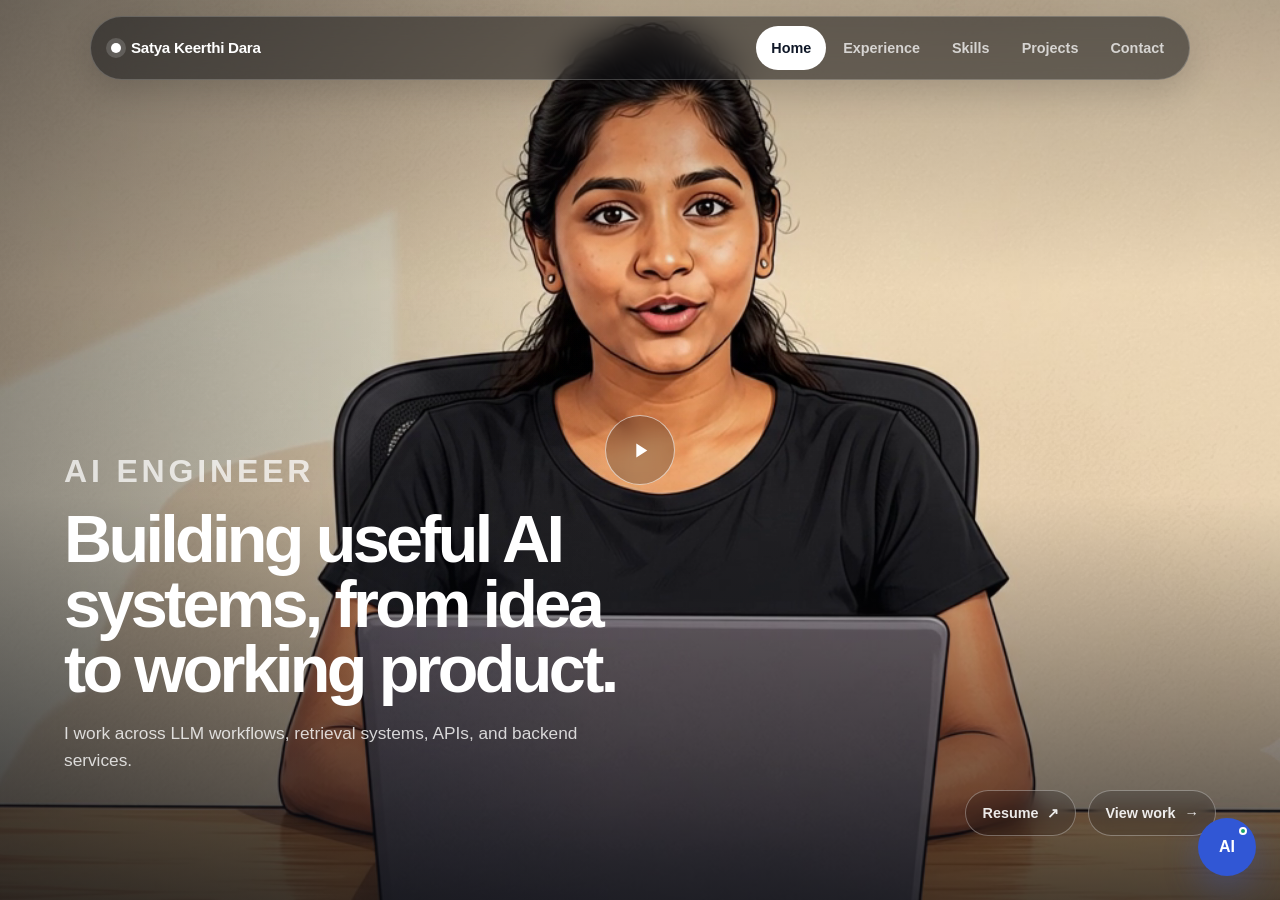
<file: index.html>
<!doctype html>
<html lang="en">
  <script type="text/javascript">
    (function(c,l,a,r,i,t,y){
        c[a]=c[a]||function(){(c[a].q=c[a].q||[]).push(arguments)};
        t=l.createElement(r);t.async=1;t.src="https://www.clarity.ms/tag/"+i;
        y=l.getElementsByTagName(r)[0];y.parentNode.insertBefore(t,y);
    })(window, document, "clarity", "script", "xa6s2usyzi");
</script>
<head>
  <meta charset="utf-8">
  <meta name="viewport" content="width=device-width, initial-scale=1">
  <meta name="description" content="Satya Keerthi Dara AI Engineer portfolio.">
  <title>Satya | AI Engineer</title>
  <link rel="stylesheet" href="styles.css">
</head>
<body class="home-page">
<header class="site-header header-home" data-header>
  <a class="brand" href="index.html" aria-label="Satya Keerthi Dara home">
    <span class="brand-dot" aria-hidden="true"></span>
    <span>Satya Keerthi Dara</span>
  </a>
  <button class="nav-toggle" type="button" aria-label="Open navigation" aria-expanded="false">
    <span></span><span></span>
  </button>
  <nav class="main-nav" aria-label="Primary navigation"><a class="active" href="index.html">Home</a><a class="" href="experience.html">Experience</a><a class="" href="skills.html">Skills</a><a class="" href="projects.html">Projects</a><a class="" href="contact.html">Contact</a></nav>
</header>
<main class="video-hero">
  <video id="heroVideo" class="hero-video" playinline preload="metadata" poster="assets/hero-poster.png" aria-label="Animated introduction video of Satya Keerthi Dara">
    <source src="assets/satya-intro.mp4" type="video/mp4">
  </video>
  <div class="video-overlay" aria-hidden="true"></div>

  <button id="videoControl" class="video-control" type="button" aria-label="Pause introduction video"></button>

  <section class="hero-copy" aria-label="Portfolio introduction">
    <p class="eyebrow light">AI Engineer</p>
    <h1>Building useful AI systems, from idea to working product.</h1>
    <p>I work across LLM workflows, retrieval systems, APIs, and backend services.</p>
  </section>

  <div class="hero-actions">
    <a class="quiet-link" href="assets/Satya_Keerthi_Dara_Resume.pdf" target="_blank" rel="noopener noreferrer">Resume <span>↗</span></a>
    <a class="quiet-link" href="projects.html">View work <span>→</span></a>
  </div>

</main>
<button id="aiLauncher" class="ai-launcher" type="button" aria-label="Open AI assistant" aria-expanded="false">
  <span class="ai-pulse" aria-hidden="true"></span><span>AI</span>
</button>
<aside id="aiPanel" class="ai-panel" aria-label="Portfolio AI assistant" aria-hidden="true">
  <div class="ai-head">
    <div>
      <span class="eyebrow">Portfolio assistant</span>
      <h2>Ask Satya AI</h2>
    </div>
    <button id="aiClose" class="icon-button" type="button" aria-label="Close AI assistant">×</button>
  </div>
  <div id="aiMessages" class="ai-messages" aria-live="polite">
    <div class="ai-message bot">Hi, ask me about Satya's work, projects, skills, or contact details.</div>
  </div>
  <div class="quick-actions" aria-label="Quick questions">
    <button type="button" data-ai-query="Projects">Projects</button>
    <button type="button" data-ai-query="Contact">Contact</button>
    <button type="button" data-ai-query="Experience">Experience</button>
    <button type="button" data-ai-query="About">About</button>
  </div>
  <form id="aiForm" class="ai-form">
    <input id="aiInput" type="text" autocomplete="off" placeholder="Ask a question..." aria-label="Ask a question">
    <button type="submit" aria-label="Send question">↗</button>
  </form>
</aside>
 
<script src="script.js"></script>
</body>
</html>
</file>
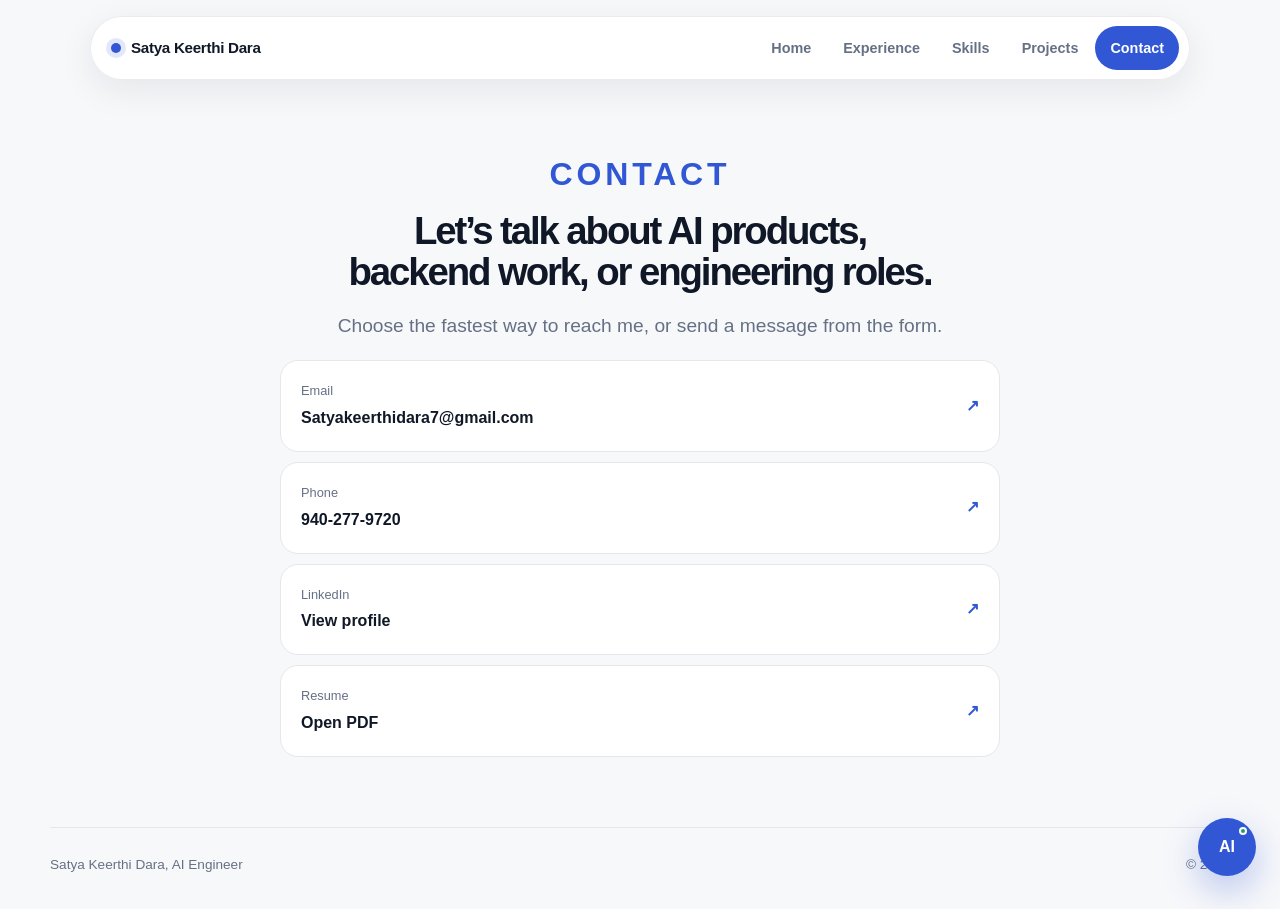
<file: contact.html>
<!doctype html>
<html lang="en">
  <script type="text/javascript">
    (function(c,l,a,r,i,t,y){
        c[a]=c[a]||function(){(c[a].q=c[a].q||[]).push(arguments)};
        t=l.createElement(r);t.async=1;t.src="https://www.clarity.ms/tag/"+i;
        y=l.getElementsByTagName(r)[0];y.parentNode.insertBefore(t,y);
    })(window, document, "clarity", "script", "xa6s2usyzi");
</script>
<head>
  <meta charset="utf-8">
  <meta name="viewport" content="width=device-width, initial-scale=1">
  <meta name="description" content="Satya Keerthi Dara AI Engineer portfolio.">
  <title>Contact | Satya Keerthi Dara</title>
  <link rel="stylesheet" href="styles.css">
</head>
<body class="inner-page">
<header class="site-header " data-header>
  <a class="brand" href="index.html" aria-label="Satya Keerthi Dara home">
    <span class="brand-dot" aria-hidden="true"></span>
    <span>Satya Keerthi Dara</span>
  </a>
  <button class="nav-toggle" type="button" aria-label="Open navigation" aria-expanded="false">
    <span></span><span></span>
  </button>
  <nav class="main-nav" aria-label="Primary navigation"><a class="" href="index.html">Home</a><a class="" href="experience.html">Experience</a><a class="" href="skills.html">Skills</a><a class="" href="projects.html">Projects</a><a class="active" href="contact.html">Contact</a></nav>
</header>
<main class="page-shell contact-shell">
  <section class="page-intro contact-intro reveal">
    <p class="eyebrow">Contact</p>
    <h1>Let’s talk about AI products, backend work, or engineering roles.</h1>
    <p class="lead">Choose the fastest way to reach me, or send a message from the form.</p>
  </section>

  <section class="contact-layout">
    <div class="contact-links reveal">
      <a href="mailto:Satyakeerthidara7@gmail.com"><span>Email</span><strong>Satyakeerthidara7@gmail.com</strong><b>↗</b></a>
      <a href="tel:+19402779720"><span>Phone</span><strong>940-277-9720</strong><b>↗</b></a>
      <a href="https://www.linkedin.com/in/satyakeerthidara2/" target="_blank" rel="noopener noreferrer"><span>LinkedIn</span><strong>View profile</strong><b>↗</b></a>
      <a href="assets/Satya_Keerthi_Dara_Resume.pdf" target="_blank" rel="noopener noreferrer"><span>Resume</span><strong>Open PDF</strong><b>↗</b></a>
    </div>

  </section>
</main>
<button id="aiLauncher" class="ai-launcher" type="button" aria-label="Open AI assistant" aria-expanded="false">
  <span class="ai-pulse" aria-hidden="true"></span><span>AI</span>
</button>
<aside id="aiPanel" class="ai-panel" aria-label="Portfolio AI assistant" aria-hidden="true">
  <div class="ai-head">
    <div>
      <span class="eyebrow">Portfolio assistant</span>
      <h2>Ask Satya AI</h2>
    </div>
    <button id="aiClose" class="icon-button" type="button" aria-label="Close AI assistant">×</button>
  </div>
  <div id="aiMessages" class="ai-messages" aria-live="polite">
    <div class="ai-message bot">Hi, ask me about Satya's work, projects, skills, or contact details.</div>
  </div>
  <div class="quick-actions" aria-label="Quick questions">
    <button type="button" data-ai-query="Projects">Projects</button>
    <button type="button" data-ai-query="Contact">Contact</button>
    <button type="button" data-ai-query="Experience">Experience</button>
    <button type="button" data-ai-query="About">About</button>
  </div>
  <form id="aiForm" class="ai-form">
    <input id="aiInput" type="text" autocomplete="off" placeholder="Ask a question..." aria-label="Ask a question">
    <button type="submit" aria-label="Send question">↗</button>
  </form>
</aside>
<footer class="site-footer">
  <p>Satya Keerthi Dara, AI Engineer</p>
  <p>© <span data-year></span></p>
</footer>
<script src="script.js"></script>
</body>
</html>
</file>
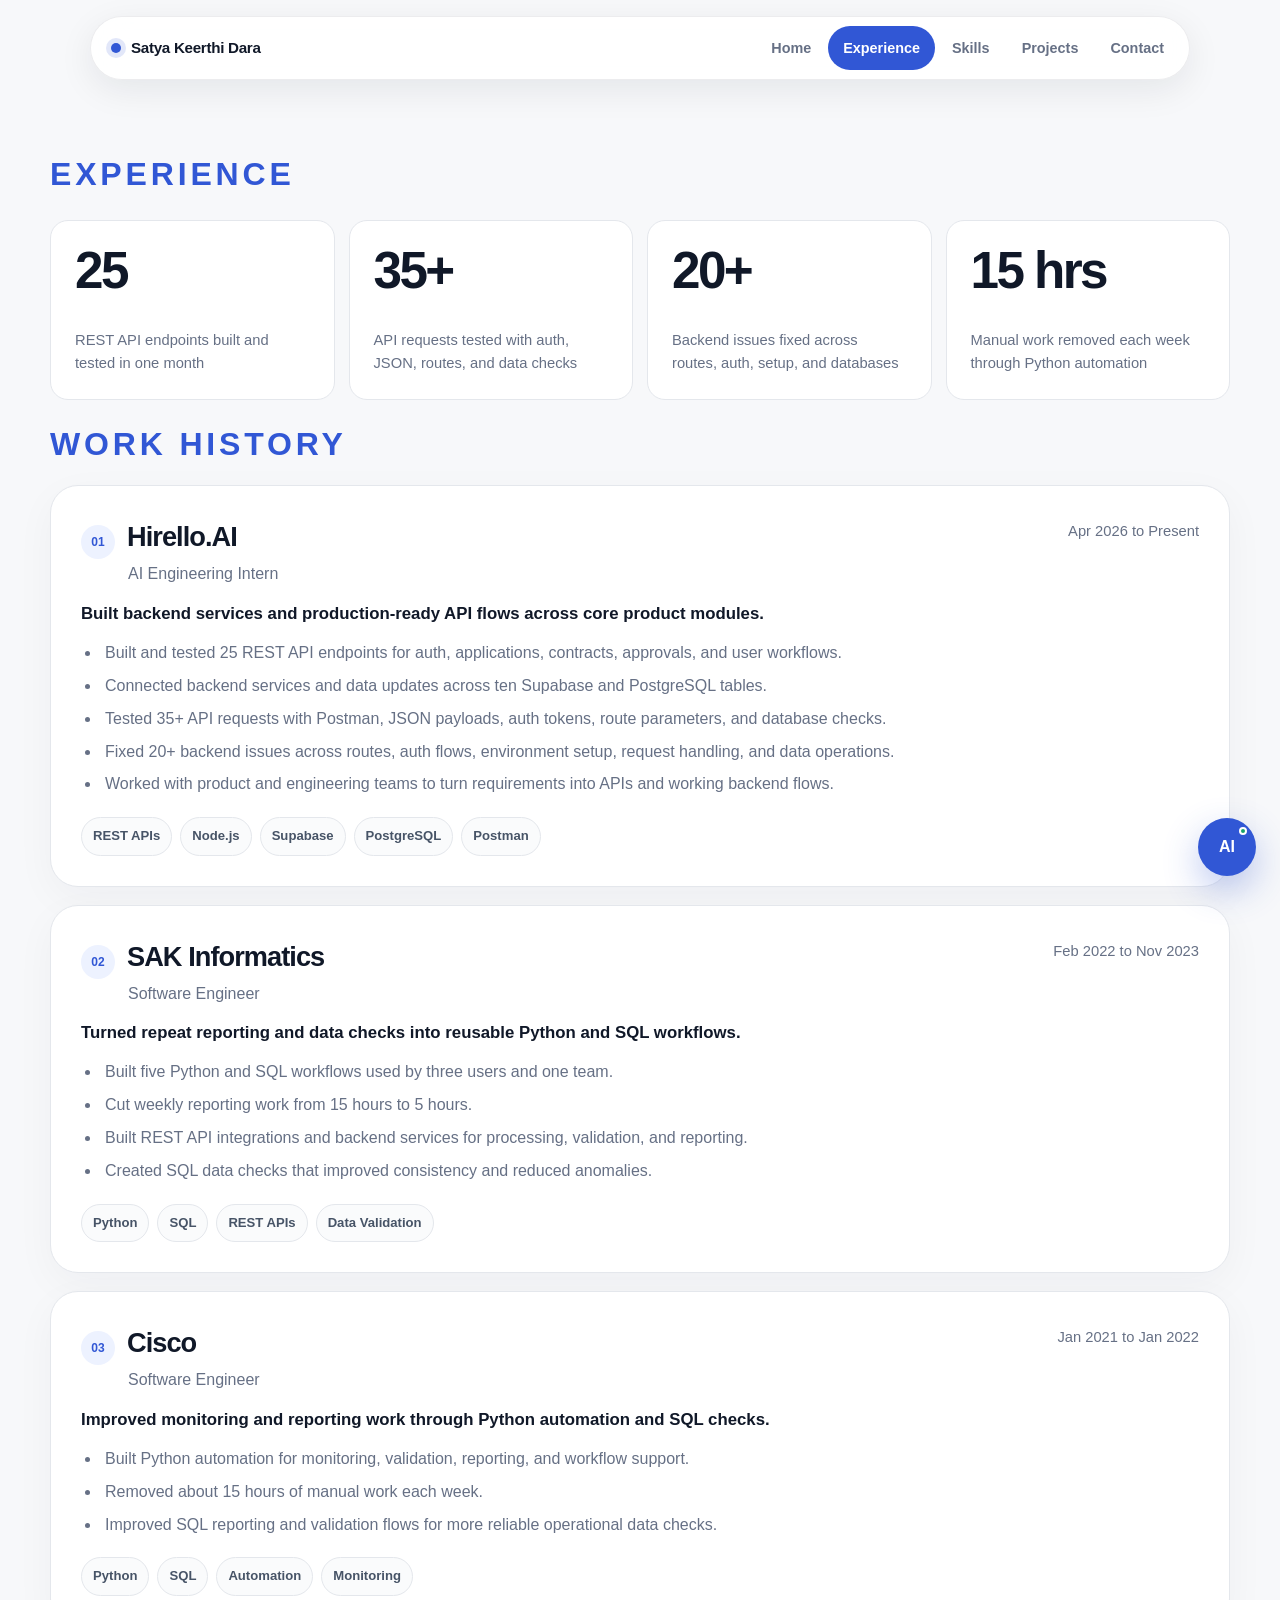
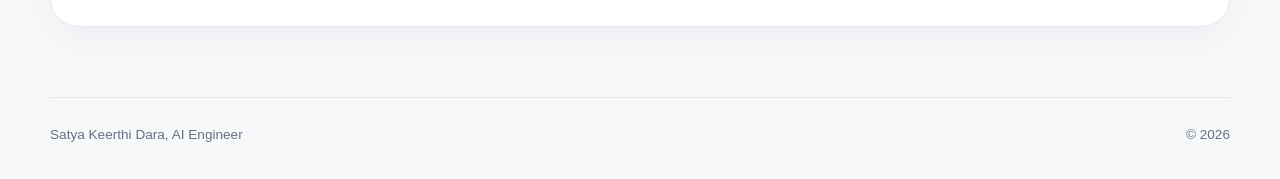
<file: experience.html>
<!doctype html>
<html lang="en">
  <script type="text/javascript">
    (function(c,l,a,r,i,t,y){
        c[a]=c[a]||function(){(c[a].q=c[a].q||[]).push(arguments)};
        t=l.createElement(r);t.async=1;t.src="https://www.clarity.ms/tag/"+i;
        y=l.getElementsByTagName(r)[0];y.parentNode.insertBefore(t,y);
    })(window, document, "clarity", "script", "xa6s2usyzi");
</script>
<head>
  <meta charset="utf-8">
  <meta name="viewport" content="width=device-width, initial-scale=1">
  <meta name="description" content="Satya Keerthi Dara AI Engineer portfolio.">
  <title>Experience | Satya Keerthi Dara</title>
  <link rel="stylesheet" href="styles.css">
</head>
<body class="inner-page">
<header class="site-header " data-header>
  <a class="brand" href="index.html" aria-label="Satya Keerthi Dara home">
    <span class="brand-dot" aria-hidden="true"></span>
    <span>Satya Keerthi Dara</span>
  </a>
  <button class="nav-toggle" type="button" aria-label="Open navigation" aria-expanded="false">
    <span></span><span></span>
  </button>
  <nav class="main-nav" aria-label="Primary navigation"><a class="" href="index.html">Home</a><a class="active" href="experience.html">Experience</a><a class="" href="skills.html">Skills</a><a class="" href="projects.html">Projects</a><a class="" href="contact.html">Contact</a></nav>
</header>
<main class="page-shell">
  <section class="page-intro reveal">
    <p class="eyebrow">Experience</p>
  </section>

  <section class="metric-grid reveal" aria-label="Experience highlights">
    <article><strong>25</strong><span>REST API endpoints built and tested in one month</span></article>
    <article><strong>35+</strong><span>API requests tested with auth, JSON, routes, and data checks</span></article>
    <article><strong>20+</strong><span>Backend issues fixed across routes, auth, setup, and databases</span></article>
    <article><strong>15 hrs</strong><span>Manual work removed each week through Python automation</span></article>
  </section>

  <section class="content-section">
    <div class="section-heading reveal">
      <p class="eyebrow">Work history</p>
    </div>

    <div class="timeline">
      <article class="role-card reveal">
        <div class="role-top">
          <div><span class="role-number">01</span><h3>Hirello.AI</h3><p>AI Engineering Intern</p></div>
          <time>Apr 2026 to Present</time>
        </div>
        <p class="role-summary">Built backend services and production-ready API flows across core product modules.</p>
        <ul class="clean-list">
          <li>Built and tested 25 REST API endpoints for auth, applications, contracts, approvals, and user workflows.</li>
          <li>Connected backend services and data updates across ten Supabase and PostgreSQL tables.</li>
          <li>Tested 35+ API requests with Postman, JSON payloads, auth tokens, route parameters, and database checks.</li>
          <li>Fixed 20+ backend issues across routes, auth flows, environment setup, request handling, and data operations.</li>
          <li>Worked with product and engineering teams to turn requirements into APIs and working backend flows.</li>
        </ul>
        <div class="tag-row"><span>REST APIs</span><span>Node.js</span><span>Supabase</span><span>PostgreSQL</span><span>Postman</span></div>
      </article>

      <article class="role-card reveal">
        <div class="role-top">
          <div><span class="role-number">02</span><h3>SAK Informatics</h3><p>Software Engineer</p></div>
          <time>Feb 2022 to Nov 2023</time>
        </div>
        <p class="role-summary">Turned repeat reporting and data checks into reusable Python and SQL workflows.</p>
        <ul class="clean-list">
          <li>Built five Python and SQL workflows used by three users and one team.</li>
          <li>Cut weekly reporting work from 15 hours to 5 hours.</li>
          <li>Built REST API integrations and backend services for processing, validation, and reporting.</li>
          <li>Created SQL data checks that improved consistency and reduced anomalies.</li>
        </ul>
        <div class="tag-row"><span>Python</span><span>SQL</span><span>REST APIs</span><span>Data Validation</span></div>
      </article>

      <article class="role-card reveal">
        <div class="role-top">
          <div><span class="role-number">03</span><h3>Cisco</h3><p>Software Engineer</p></div>
          <time>Jan 2021 to Jan 2022</time>
        </div>
        <p class="role-summary">Improved monitoring and reporting work through Python automation and SQL checks.</p>
        <ul class="clean-list">
          <li>Built Python automation for monitoring, validation, reporting, and workflow support.</li>
          <li>Removed about 15 hours of manual work each week.</li>
          <li>Improved SQL reporting and validation flows for more reliable operational data checks.</li>
        </ul>
        <div class="tag-row"><span>Python</span><span>SQL</span><span>Automation</span><span>Monitoring</span></div>
      </article>
    </div>
  </section>
</main>
<button id="aiLauncher" class="ai-launcher" type="button" aria-label="Open AI assistant" aria-expanded="false">
  <span class="ai-pulse" aria-hidden="true"></span><span>AI</span>
</button>
<aside id="aiPanel" class="ai-panel" aria-label="Portfolio AI assistant" aria-hidden="true">
  <div class="ai-head">
    <div>
      <span class="eyebrow">Portfolio assistant</span>
      <h2>Ask Satya AI</h2>
    </div>
    <button id="aiClose" class="icon-button" type="button" aria-label="Close AI assistant">×</button>
  </div>
  <div id="aiMessages" class="ai-messages" aria-live="polite">
    <div class="ai-message bot">Hi, ask me about Satya's work, projects, skills, or contact details.</div>
  </div>
  <div class="quick-actions" aria-label="Quick questions">
    <button type="button" data-ai-query="Projects">Projects</button>
    <button type="button" data-ai-query="Contact">Contact</button>
    <button type="button" data-ai-query="Experience">Experience</button>
    <button type="button" data-ai-query="About">About</button>
  </div>
  <form id="aiForm" class="ai-form">
    <input id="aiInput" type="text" autocomplete="off" placeholder="Ask a question..." aria-label="Ask a question">
    <button type="submit" aria-label="Send question">↗</button>
  </form>
</aside>
<footer class="site-footer">
  <p>Satya Keerthi Dara, AI Engineer</p>
  <p>© <span data-year></span></p>
</footer>
<script src="script.js"></script>
</body>
</html>
</file>
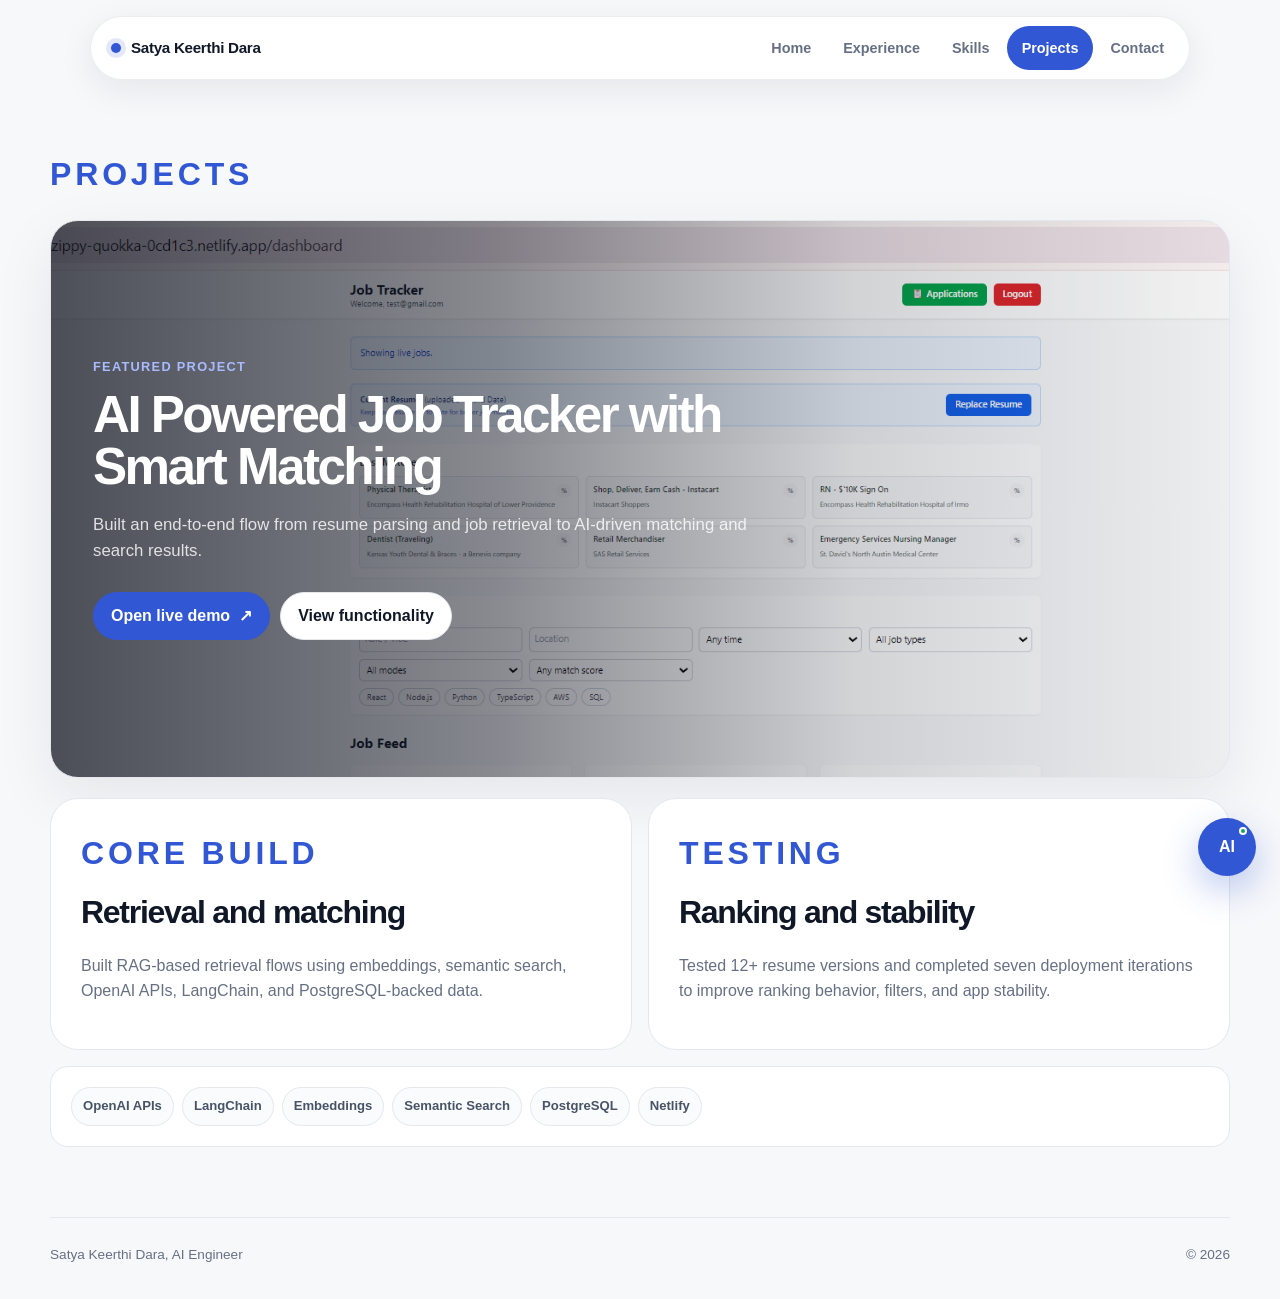
<file: projects.html>
<!doctype html>
<html lang="en">
  <script type="text/javascript">
    (function(c,l,a,r,i,t,y){
        c[a]=c[a]||function(){(c[a].q=c[a].q||[]).push(arguments)};
        t=l.createElement(r);t.async=1;t.src="https://www.clarity.ms/tag/"+i;
        y=l.getElementsByTagName(r)[0];y.parentNode.insertBefore(t,y);
    })(window, document, "clarity", "script", "xa6s2usyzi");
</script>
<head>
  <meta charset="utf-8">
  <meta name="viewport" content="width=device-width, initial-scale=1">
  <meta name="description" content="Satya Keerthi Dara AI Engineer portfolio.">
  <title>Projects | Satya Keerthi Dara</title>
  <link rel="stylesheet" href="styles.css">
</head>
<body class="inner-page">
<header class="site-header " data-header>
  <a class="brand" href="index.html" aria-label="Satya Keerthi Dara home">
    <span class="brand-dot" aria-hidden="true"></span>
    <span>Satya Keerthi Dara</span>
  </a>
  <button class="nav-toggle" type="button" aria-label="Open navigation" aria-expanded="false">
    <span></span><span></span>
  </button>
  <nav class="main-nav" aria-label="Primary navigation"><a class="" href="index.html">Home</a><a class="" href="experience.html">Experience</a><a class="" href="skills.html">Skills</a><a class="active" href="projects.html">Projects</a><a class="" href="contact.html">Contact</a></nav>
</header>
<main class="page-shell">
  <section class="page-intro reveal">
    <p class="eyebrow">Projects</p>
  </section>

  <section class="project-feature reveal">
    <div class="project-copy">
      <p class="project-label">Featured project</p>
      <h2>AI Powered Job Tracker with Smart Matching</h2>
      <p>Built an end-to-end flow from resume parsing and job retrieval to AI-driven matching and search results.</p>
      <div class="project-actions">
        <a class="primary-button" href="https://zippy-quokka-0cd1c3.netlify.app/" target="_blank" rel="noopener noreferrer">Open live demo <span>↗</span></a>
        <button id="projectDetailsButton" class="secondary-button" type="button" aria-expanded="false">View functionality</button>
      </div>
    </div>
    <div class="project-proof" aria-label="Project proof points">
      <div><strong>6</strong><span>technologies in one product</span></div>
      <div><strong>7</strong><span>deployment iterations</span></div>
      <div><strong>12+</strong><span>resume versions tested</span></div>
    </div>
  </section>

  <section id="projectDetails" class="project-details" aria-label="Project functionality">
    <div class="section-heading">
      <p class="eyebrow">How it works</p>
      <h2>Four clear steps</h2>
    </div>
    <div class="flow-grid">
      <article><span>01</span><h3>Upload resume</h3><p>The system reads resume content and prepares it for matching.</p></article>
      <article><span>02</span><h3>Retrieve jobs</h3><p>Jobs are collected and filtered for the user's search needs.</p></article>
      <article><span>03</span><h3>Match with AI</h3><p>Embeddings and semantic search compare the resume with job data.</p></article>
      <article><span>04</span><h3>Review results</h3><p>The product returns AI-ranked recommendations and search results.</p></article>
    </div>
  </section>

  <section class="content-section">
    <div class="two-column">
      <article class="detail-card reveal">
        <p class="eyebrow">Core build</p>
        <h2>Retrieval and matching</h2>
        <p>Built RAG-based retrieval flows using embeddings, semantic search, OpenAI APIs, LangChain, and PostgreSQL-backed data.</p>
      </article>
      <article class="detail-card reveal">
        <p class="eyebrow">Testing</p>
        <h2>Ranking and stability</h2>
        <p>Tested 12+ resume versions and completed seven deployment iterations to improve ranking behavior, filters, and app stability.</p>
      </article>
    </div>
    <div class="tech-strip reveal" aria-label="Project technology stack">
      <span>OpenAI APIs</span><span>LangChain</span><span>Embeddings</span><span>Semantic Search</span><span>PostgreSQL</span><span>Netlify</span>
    </div>
  </section>
</main>
<button id="aiLauncher" class="ai-launcher" type="button" aria-label="Open AI assistant" aria-expanded="false">
  <span class="ai-pulse" aria-hidden="true"></span><span>AI</span>
</button>
<aside id="aiPanel" class="ai-panel" aria-label="Portfolio AI assistant" aria-hidden="true">
  <div class="ai-head">
    <div>
      <span class="eyebrow">Portfolio assistant</span>
      <h2>Ask Satya AI</h2>
    </div>
    <button id="aiClose" class="icon-button" type="button" aria-label="Close AI assistant">×</button>
  </div>
  <div id="aiMessages" class="ai-messages" aria-live="polite">
    <div class="ai-message bot">Hi, ask me about Satya's work, projects, skills, or contact details.</div>
  </div>
  <div class="quick-actions" aria-label="Quick questions">
    <button type="button" data-ai-query="Projects">Projects</button>
    <button type="button" data-ai-query="Contact">Contact</button>
    <button type="button" data-ai-query="Experience">Experience</button>
    <button type="button" data-ai-query="About">About</button>
  </div>
  <form id="aiForm" class="ai-form">
    <input id="aiInput" type="text" autocomplete="off" placeholder="Ask a question..." aria-label="Ask a question">
    <button type="submit" aria-label="Send question">↗</button>
  </form>
</aside>
<footer class="site-footer">
  <p>Satya Keerthi Dara, AI Engineer</p>
  <p>© <span data-year></span></p>
</footer>
<script src="script.js"></script>
</body>
</html>
</file>
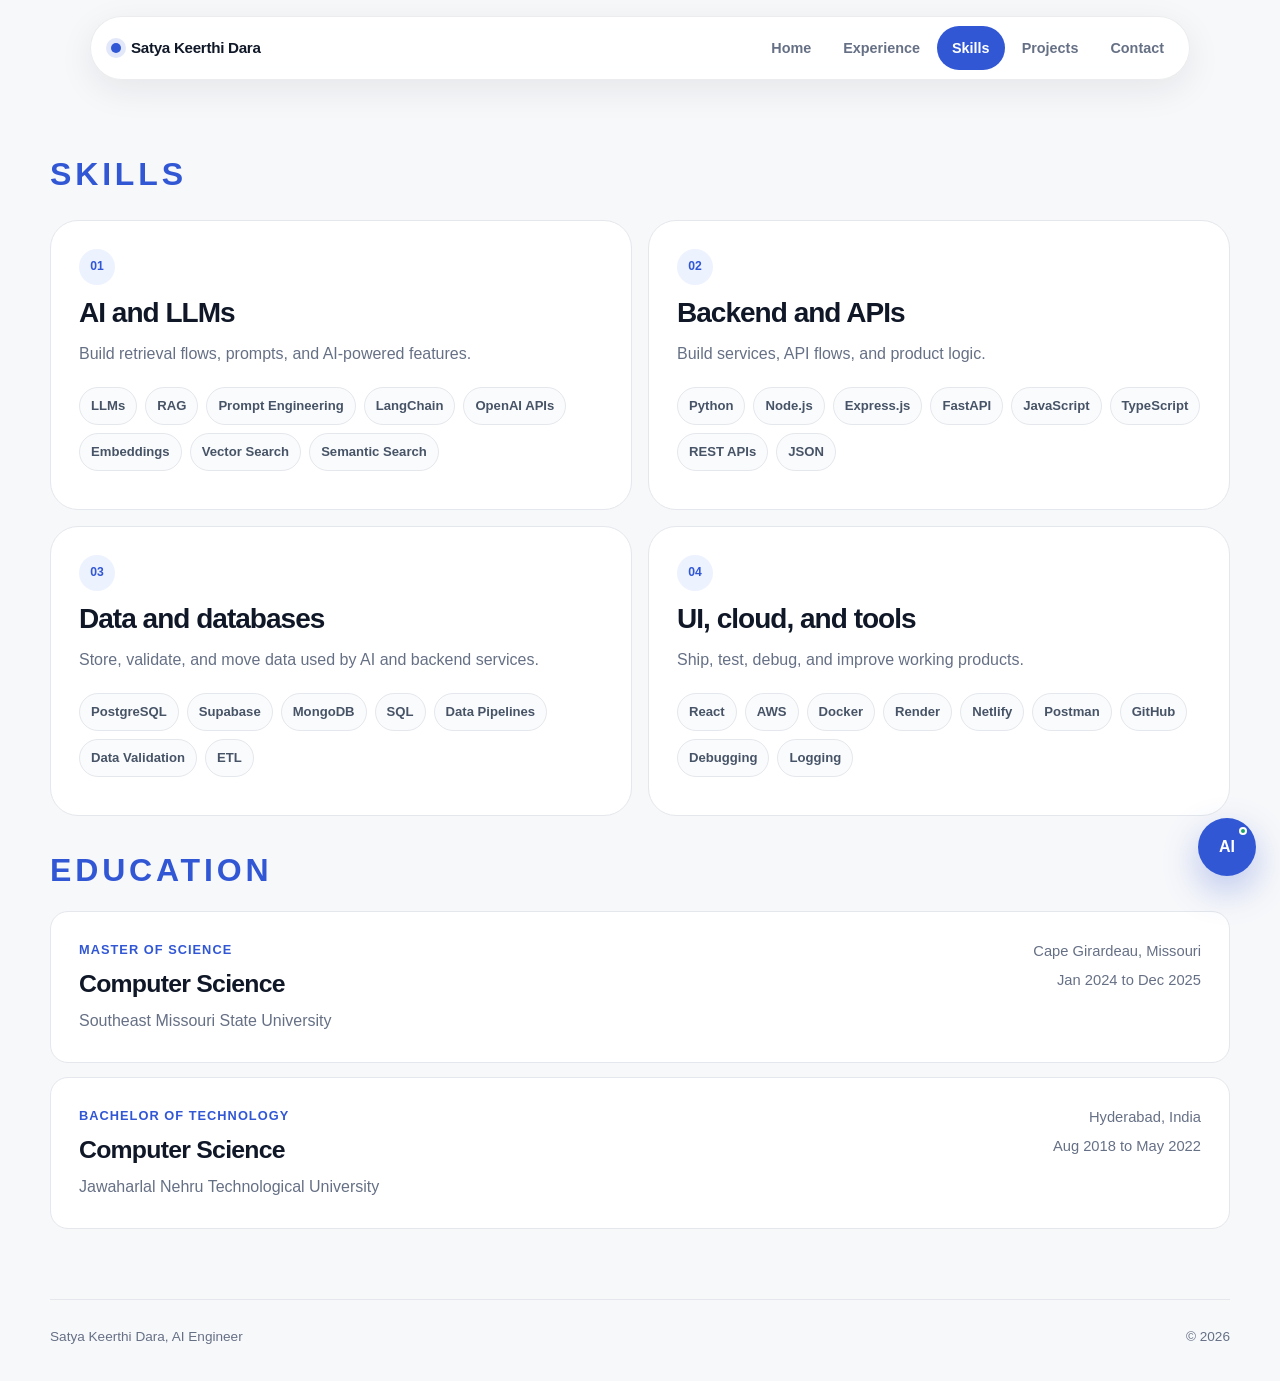
<file: skills.html>
<!doctype html>
<html lang="en">
  <script type="text/javascript">
    (function(c,l,a,r,i,t,y){
        c[a]=c[a]||function(){(c[a].q=c[a].q||[]).push(arguments)};
        t=l.createElement(r);t.async=1;t.src="https://www.clarity.ms/tag/"+i;
        y=l.getElementsByTagName(r)[0];y.parentNode.insertBefore(t,y);
    })(window, document, "clarity", "script", "xa6s2usyzi");
</script>
<head>
  <meta charset="utf-8">
  <meta name="viewport" content="width=device-width, initial-scale=1">
  <meta name="description" content="Satya Keerthi Dara AI Engineer portfolio.">
  <title>Skills | Satya Keerthi Dara</title>
  <link rel="stylesheet" href="styles.css">
</head>
<body class="inner-page">
<header class="site-header " data-header>
  <a class="brand" href="index.html" aria-label="Satya Keerthi Dara home">
    <span class="brand-dot" aria-hidden="true"></span>
    <span>Satya Keerthi Dara</span>
  </a>
  <button class="nav-toggle" type="button" aria-label="Open navigation" aria-expanded="false">
    <span></span><span></span>
  </button>
  <nav class="main-nav" aria-label="Primary navigation"><a class="" href="index.html">Home</a><a class="" href="experience.html">Experience</a><a class="active" href="skills.html">Skills</a><a class="" href="projects.html">Projects</a><a class="" href="contact.html">Contact</a></nav>
</header>
<main class="page-shell">
  <section class="page-intro reveal">
    <p class="eyebrow">Skills</p>
  </section>

  <section class="skill-groups" aria-label="Technical skills">
    <article class="skill-card reveal">
      <span class="skill-index">01</span>
      <h2>AI and LLMs</h2>
      <p>Build retrieval flows, prompts, and AI-powered features.</p>
      <div class="skill-tags"><span>LLMs</span><span>RAG</span><span>Prompt Engineering</span><span>LangChain</span><span>OpenAI APIs</span><span>Embeddings</span><span>Vector Search</span><span>Semantic Search</span></div>
    </article>

    <article class="skill-card reveal">
      <span class="skill-index">02</span>
      <h2>Backend and APIs</h2>
      <p>Build services, API flows, and product logic.</p>
      <div class="skill-tags"><span>Python</span><span>Node.js</span><span>Express.js</span><span>FastAPI</span><span>JavaScript</span><span>TypeScript</span><span>REST APIs</span><span>JSON</span></div>
    </article>

    <article class="skill-card reveal">
      <span class="skill-index">03</span>
      <h2>Data and databases</h2>
      <p>Store, validate, and move data used by AI and backend services.</p>
      <div class="skill-tags"><span>PostgreSQL</span><span>Supabase</span><span>MongoDB</span><span>SQL</span><span>Data Pipelines</span><span>Data Validation</span><span>ETL</span></div>
    </article>

    <article class="skill-card reveal">
      <span class="skill-index">04</span>
      <h2>UI, cloud, and tools</h2>
      <p>Ship, test, debug, and improve working products.</p>
      <div class="skill-tags"><span>React</span><span>AWS</span><span>Docker</span><span>Render</span><span>Netlify</span><span>Postman</span><span>GitHub</span><span>Debugging</span><span>Logging</span></div>
    </article>
  </section>

  <section class="content-section education-section">
    <div class="section-heading reveal">
      <p class="eyebrow">Education</p>
    </div>
    <div class="education-list">
      <article class="education-card reveal">
        <div><p class="degree-type">Master of Science</p><h3>Computer Science</h3><p>Southeast Missouri State University</p></div>
        <div class="education-meta"><span>Cape Girardeau, Missouri</span><time>Jan 2024 to Dec 2025</time></div>
      </article>
      <article class="education-card reveal">
        <div><p class="degree-type">Bachelor of Technology</p><h3>Computer Science</h3><p>Jawaharlal Nehru Technological University</p></div>
        <div class="education-meta"><span>Hyderabad, India</span><time>Aug 2018 to May 2022</time></div>
      </article>
    </div>
  </section>
</main>
<button id="aiLauncher" class="ai-launcher" type="button" aria-label="Open AI assistant" aria-expanded="false">
  <span class="ai-pulse" aria-hidden="true"></span><span>AI</span>
</button>
<aside id="aiPanel" class="ai-panel" aria-label="Portfolio AI assistant" aria-hidden="true">
  <div class="ai-head">
    <div>
      <span class="eyebrow">Portfolio assistant</span>
      <h2>Ask Satya AI</h2>
    </div>
    <button id="aiClose" class="icon-button" type="button" aria-label="Close AI assistant">×</button>
  </div>
  <div id="aiMessages" class="ai-messages" aria-live="polite">
    <div class="ai-message bot">Hi, ask me about Satya's work, projects, skills, or contact details.</div>
  </div>
  <div class="quick-actions" aria-label="Quick questions">
    <button type="button" data-ai-query="Projects">Projects</button>
    <button type="button" data-ai-query="Contact">Contact</button>
    <button type="button" data-ai-query="Experience">Experience</button>
    <button type="button" data-ai-query="About">About</button>
  </div>
  <form id="aiForm" class="ai-form">
    <input id="aiInput" type="text" autocomplete="off" placeholder="Ask a question..." aria-label="Ask a question">
    <button type="submit" aria-label="Send question">↗</button>
  </form>
</aside>
<footer class="site-footer">
  <p>Satya Keerthi Dara, AI Engineer</p>
  <p>© <span data-year></span></p>
</footer>
<script src="script.js"></script>
</body>
</html>
</file>
<file: styles.css>
:root {
  --bg: #f7f8fa;
  --surface: #ffffff;
  --surface-2: #eef2f7;
  --ink: #101828;
  --muted: #667085;
  --line: #e4e7ec;
  --accent: #3157d5;
  --accent-dark: #2445b7;
  --accent-soft: #edf2ff;
  --success: #16a36a;
  --max: 1180px;
  --radius-lg: 28px;
  --radius-md: 18px;
  --shadow: 0 20px 60px rgba(16, 24, 40, 0.08);
}

* { box-sizing: border-box; }
html { scroll-behavior: smooth; }
body {
  margin: 0;
  min-width: 320px;
  color: var(--ink);
  background: var(--bg);
  font-family: Inter, ui-sans-serif, -apple-system, BlinkMacSystemFont, "Segoe UI", sans-serif;
  line-height: 1.55;
  -webkit-font-smoothing: antialiased;
}
body.home-page { overflow: hidden; background: #0d0f14; }
a { color: inherit; }
button, input, textarea { font: inherit; }
button { color: inherit; }
img, video { display: block; max-width: 100%; }
::selection { background: #cdd9ff; }

.site-header {
  position: fixed;
  z-index: 80;
  top: 16px;
  left: 50%;
  width: min(calc(100% - 32px), 1100px);
  min-height: 64px;
  transform: translateX(-50%);
  display: flex;
  align-items: center;
  justify-content: space-between;
  gap: 24px;
  padding: 8px 10px 8px 20px;
  border: 1px solid rgba(16, 24, 40, 0.08);
  border-radius: 999px;
  background: rgba(255, 255, 255, 0.9);
  box-shadow: 0 10px 35px rgba(16, 24, 40, 0.08);
  backdrop-filter: blur(18px);
  -webkit-backdrop-filter: blur(18px);
}
.site-header.header-home {
  color: #fff;
  border-color: rgba(255, 255, 255, 0.2);
  background: rgba(10, 12, 17, 0.5);
  box-shadow: 0 10px 35px rgba(0, 0, 0, 0.16);
}
.brand {
  display: inline-flex;
  align-items: center;
  gap: 10px;
  text-decoration: none;
  font-size: 0.95rem;
  font-weight: 760;
  letter-spacing: -0.02em;
  white-space: nowrap;
}
.brand-dot {
  width: 10px;
  height: 10px;
  border-radius: 50%;
  background: var(--accent);
  box-shadow: 0 0 0 5px rgba(49, 87, 213, 0.14);
}
.header-home .brand-dot {
  background: #fff;
  box-shadow: 0 0 0 5px rgba(255, 255, 255, 0.16);
}
.main-nav { display: flex; align-items: center; gap: 2px; }
.main-nav a {
  display: inline-flex;
  align-items: center;
  justify-content: center;
  min-height: 44px;
  padding: 0 15px;
  border-radius: 999px;
  color: var(--muted);
  text-decoration: none;
  font-size: 0.9rem;
  font-weight: 680;
  transition: background 160ms ease, color 160ms ease, transform 160ms ease;
}
.header-home .main-nav a { color: rgba(255,255,255,.74); }
.main-nav a:hover, .main-nav a:focus-visible { color: var(--ink); background: var(--surface-2); outline: none; }
.header-home .main-nav a:hover, .header-home .main-nav a:focus-visible { color: #fff; background: rgba(255,255,255,.1); }
.main-nav a.active { color: #fff; background: var(--accent); }
.header-home .main-nav a.active { color: var(--ink); background: #fff; }
.nav-toggle { display: none; width: 44px; height: 44px; border: 0; border-radius: 50%; background: var(--surface-2); cursor: pointer; }
.header-home .nav-toggle { background: rgba(255,255,255,.1); }
.nav-toggle span { display: block; width: 18px; height: 2px; margin: 4px auto; border-radius: 99px; background: currentColor; }

.video-hero { position: relative; width: 100vw; height: 100svh; min-height: 620px; overflow: hidden; isolation: isolate; background: #111; }
.hero-video { position: absolute; inset: 0; width: 100%; height: 100%; object-fit: cover; object-position: center; }
.video-overlay {
  position: absolute;
  z-index: 1;
  inset: 0;
  pointer-events: none;
  background:
    linear-gradient(180deg, rgba(9,12,18,.28) 0%, rgba(9,12,18,.03) 32%, rgba(9,12,18,.04) 55%, rgba(9,12,18,.72) 100%),
    linear-gradient(90deg, rgba(9,12,18,.42), transparent 48%);
}
.video-control {
  position: absolute;
  z-index: 5;
  top: 50%;
  left: 50%;
  width: 70px;
  height: 70px;
  transform: translate(-50%, -50%);
  display: grid;
  place-items: center;
  border: 1px solid rgba(255,255,255,.6);
  border-radius: 50%;
  color: #fff;
  background: rgba(7, 9, 13, .24);
  backdrop-filter: blur(10px);
  -webkit-backdrop-filter: blur(10px);
  cursor: pointer;
  transition: transform 160ms ease, background 160ms ease;
}
.video-control:hover, .video-control:focus-visible { transform: translate(-50%, -50%) scale(1.06); background: rgba(7,9,13,.4); outline: none; }
.video-control svg { width: 25px; height: 25px; fill: currentColor; }
.hero-copy { position: absolute; z-index: 4; left: clamp(24px, 5vw, 76px); bottom: clamp(92px, 10vw, 126px); width: min(660px, calc(100% - 48px)); color: #fff; }
.eyebrow { margin: 0 0 10px; color: var(--accent); font-size: 2rem; font-weight: 800; letter-spacing: .12em; text-transform: uppercase; }
.eyebrow.light { color: rgba(255,255,255,.72); }
.hero-copy h1 { max-width: 720px; margin: 0; font-size: clamp(2.3rem, 5.2vw, 5.4rem); line-height: .98; letter-spacing: -.055em; text-wrap: balance; }
.hero-copy > p:last-child { max-width: 570px; margin: 18px 0 0; color: rgba(255,255,255,.8); font-size: clamp(1rem, 1.35vw, 1.15rem); }
.hero-actions { position: absolute; z-index: 5; right: clamp(24px, 5vw, 76px); bottom: clamp(42px, 5vw, 66px); display: flex; align-items: center; gap: 12px; }
.quiet-link {
  min-height: 46px;
  display: inline-flex;
  align-items: center;
  gap: 9px;
  padding: 0 16px;
  border: 1px solid rgba(255,255,255,.32);
  border-radius: 999px;
  color: rgba(255,255,255,.9);
  background: rgba(7,9,13,.16);
  text-decoration: none;
  font-size: .9rem;
  font-weight: 700;
  backdrop-filter: blur(10px);
  -webkit-backdrop-filter: blur(10px);
}
.quiet-link:hover, .quiet-link:focus-visible { background: rgba(7,9,13,.34); border-color: rgba(255,255,255,.56); outline: none; }
.sound-note { position: absolute; z-index: 4; left: clamp(24px, 5vw, 76px); bottom: clamp(32px, 4vw, 50px); margin: 0; color: rgba(255,255,255,.62); font-size: .82rem; }

.page-shell { width: min(calc(100% - 40px), var(--max)); margin: 0 auto; padding: 150px 0 70px; }
.page-intro { max-width: 850px; margin-bottom: 20px; }
.page-intro h1 { margin: 0; max-width: 900px; font-size: clamp(2.6rem, 5vw, 5.4rem); line-height: 1.02; letter-spacing: -.055em; text-wrap: balance; }
.lead { max-width: 700px; margin: 18px 0 0; color: var(--muted); font-size: clamp(1.02rem, 1.6vw, 1.2rem); }
.content-section { margin-top: 20px; }
.section-heading { margin-bottom: 16px; }
.section-heading h2 { margin: 0; font-size: clamp(1.9rem, 3vw, 3rem); line-height: 1.08; letter-spacing: -.04em; }

.metric-grid { display: grid; grid-template-columns: repeat(4, 1fr); gap: 14px; }
.metric-grid article { min-height: 180px; display: flex; flex-direction: column; justify-content: space-between; padding: 24px; border: 1px solid var(--line); border-radius: var(--radius-md); background: var(--surface); }
.metric-grid strong { font-size: clamp(2.1rem, 4vw, 3.6rem); line-height: 1; letter-spacing: -.05em; }
.metric-grid span { color: var(--muted); font-size: .92rem; }
.timeline { display: grid; gap: 18px; }
.role-card { padding: 30px; border: 1px solid var(--line); border-radius: var(--radius-lg); background: var(--surface); box-shadow: 0 12px 40px rgba(16,24,40,.04); }
.role-top { display: flex; justify-content: space-between; gap: 30px; align-items: flex-start; }
.role-top h3 { display: inline-block; margin: 0 0 4px 12px; font-size: 1.7rem; letter-spacing: -.035em; }
.role-top p { margin: 0 0 0 47px; color: var(--muted); }
.role-top time { padding-top: 4px; color: var(--muted); font-size: .92rem; white-space: nowrap; }
.role-number { display: inline-grid; width: 34px; height: 34px; place-items: center; border-radius: 50%; color: var(--accent); background: var(--accent-soft); font-size: .75rem; font-weight: 850; }
.role-summary { max-width: 760px; margin: 14px 0 14px; font-size: 1.05rem; font-weight: 700; }
.clean-list { margin: 0; padding-left: 20px; color: var(--muted); }
.clean-list li { margin: 8px 0; padding-left: 4px; }
.tag-row, .skill-tags, .tech-strip { display: flex; flex-wrap: wrap; gap: 8px; }
.tag-row { margin-top: 20px; }
.tag-row span, .skill-tags span, .tech-strip span { padding: 8px 11px; border: 1px solid var(--line); border-radius: 999px; background: #fafbfc; color: #475467; font-size: .82rem; font-weight: 690; }

.skill-groups { display: grid; grid-template-columns: repeat(2, 1fr); gap: 16px; }
.skill-card { min-height: 290px; padding: 28px; border: 1px solid var(--line); border-radius: var(--radius-lg); background: var(--surface); }
.skill-index { display: inline-grid; width: 36px; height: 36px; place-items: center; margin-bottom: 6px; border-radius: 50%; color: var(--accent); background: var(--accent-soft); font-size: .76rem; font-weight: 850; }
.skill-card h2 { margin: 0; font-size: 1.75rem; letter-spacing: -.035em; }
.skill-card p { margin: 8px 0 20px; color: var(--muted); }
.education-section { padding-top: 10px; }
.education-list { display: grid; gap: 14px; }
.education-card { display: flex; justify-content: space-between; gap: 30px; padding: 28px; border: 1px solid var(--line); border-radius: var(--radius-md); background: var(--surface); }
.degree-type { margin: 0 0 5px; color: var(--accent); font-size: .8rem; font-weight: 800; text-transform: uppercase; letter-spacing: .08em; }
.education-card h3 { margin: 0; font-size: 1.55rem; letter-spacing: -.03em; }
.education-card p:not(.degree-type) { margin: 6px 0 0; color: var(--muted); }
.education-meta { display: grid; align-content: start; gap: 6px; color: var(--muted); text-align: right; font-size: .92rem; }

.project-feature {
  position: relative;
  isolation: isolate;
  overflow: hidden;

  display: grid;
  grid-template-columns: 1fr;
  gap: 20px;

  height: min(62vh, 580px);
  min-height: 480px;

  background-size: cover;
  background-position: center;

  padding: 56px 42px;

  border: 1px solid var(--line);
  border-radius: var(--radius-lg);

  color: #ffffff;

  background:
    linear-gradient(
      90deg,
      rgba(8, 12, 24, 0.72) 0%,
      rgba(8, 12, 24, 0.48) 38%,
      rgba(8, 12, 24, 0.18) 68%,
      rgba(8, 12, 24, 0.05) 100%
    ),
    url("assets/job-tracker-dashboard.png");

  background-size: cover;
  background-position: center top;
  background-repeat: no-repeat;

  box-shadow: var(--shadow);
}

.project-feature .project-label {
  color: #a9bbff;
}

.project-feature .project-copy h2 {
  color: #ffffff;
}

.project-feature .project-copy > p:not(.project-label) {
  color: rgba(255, 255, 255, 0.82);
}

.project-copy {
  max-width: 760px;
  align-self: center;
}


.project-label { margin: 0 0 12px; color: var(--accent); font-size: .8rem; font-weight: 800; letter-spacing: .1em; text-transform: uppercase; }
.project-copy h2 { max-width: 720px; margin: 0; font-size: clamp(2rem, 4vw, 4rem); line-height: 1.03; letter-spacing: -.05em; }
.project-copy > p:not(.project-label) { max-width: 700px; margin: 18px 0 0; color: var(--muted); font-size: 1.05rem; }
.project-actions { display: flex; flex-wrap: wrap; gap: 10px; margin-top: 28px; }
.primary-button, .secondary-button { min-height: 48px; display: inline-flex; align-items: center; justify-content: center; gap: 9px; padding: 0 17px; border-radius: 999px; text-decoration: none; font-weight: 760; cursor: pointer; }
.primary-button { border: 1px solid var(--accent); color: #fff; background: var(--accent); }
.primary-button:hover, .primary-button:focus-visible { background: var(--accent-dark); outline: none; }
.secondary-button { border: 1px solid var(--line); color: var(--ink); background: #fff; }
.secondary-button:hover, .secondary-button:focus-visible { background: var(--surface-2); outline: none; }
.project-proof {
  display: none;
}
.project-details {
  display: none;
}

.project-details.open {
  display: block;
  margin-top: 20px;
}
.flow-grid { display: grid; grid-template-columns: repeat(4, 1fr); gap: 14px; }
.flow-grid article { min-height: 220px; padding: 24px; border: 1px solid var(--line); border-radius: var(--radius-md); background: var(--surface); }
.flow-grid article > span { color: var(--accent); font-size: .8rem; font-weight: 850; }
.flow-grid h3 { margin: 9px 0 4px; font-size: 1.3rem; letter-spacing: -.02em; }
.flow-grid p { margin: 0; color: var(--muted); font-size: .92rem; }
.two-column { display: grid; grid-template-columns: repeat(2, 1fr); gap: 16px; }
.detail-card { padding: 30px; border: 1px solid var(--line); border-radius: var(--radius-lg); background: var(--surface); }
.detail-card h2 { margin: 0; font-size: 2rem; letter-spacing: -.04em; }
.detail-card > p:last-child { color: var(--muted); }
.tech-strip { margin-top: 16px; padding: 20px; border: 1px solid var(--line); border-radius: var(--radius-md); background: var(--surface); }

.contact-layout {
  display: grid;
  grid-template-columns: 1fr;
  justify-items: center;
  gap: 18px;
}
.contact-links {
  display: grid;
  gap: 10px;
  width: 100%;
  max-width: 720px;
  margin: 0 auto;
}
.contact-links a { display: grid; grid-template-columns: 1fr auto; gap: 5px 16px; padding: 20px; border: 1px solid var(--line); border-radius: var(--radius-md); background: var(--surface); text-decoration: none; }
.contact-links a:hover, .contact-links a:focus-visible { border-color: #bdc8f8; background: var(--accent-soft); outline: none; }
.contact-links span { color: var(--muted); font-size: .8rem; }
.contact-links strong { overflow-wrap: anywhere; }
.contact-links b { grid-row: 1 / span 2; grid-column: 2; align-self: center; color: var(--accent); }
.contact-form { padding: 30px; border: 1px solid var(--line); border-radius: var(--radius-lg); background: var(--surface); box-shadow: var(--shadow); }
.form-heading { margin-bottom: 24px; }
.form-heading h2 { margin: 0; font-size: 2rem; letter-spacing: -.04em; }
.contact-form label { display: grid; gap: 7px; margin-top: 16px; }
.contact-form label span { font-size: .86rem; font-weight: 700; }
.contact-form input, .contact-form textarea { width: 100%; border: 1px solid #d0d5dd; border-radius: 12px; color: var(--ink); background: #fff; padding: 13px 14px; outline: none; }
.contact-form input:focus, .contact-form textarea:focus { border-color: var(--accent); box-shadow: 0 0 0 4px rgba(49,87,213,.1); }
.contact-form textarea { resize: vertical; }
.form-submit { margin-top: 20px; }
.form-note { margin: 12px 0 0; color: var(--muted); font-size: .82rem; }

.site-footer { width: min(calc(100% - 40px), var(--max)); margin: 0 auto; padding: 26px 0 34px; display: flex; justify-content: space-between; gap: 20px; border-top: 1px solid var(--line); color: var(--muted); font-size: .85rem; }
.site-footer p { margin: 0; }

.ai-launcher { position: fixed; z-index: 95; right: 24px; bottom: 24px; width: 58px; height: 58px; display: grid; place-items: center; border: 0; border-radius: 50%; color: #fff; background: var(--accent); box-shadow: 0 14px 36px rgba(49,87,213,.32); cursor: pointer; font-weight: 850; }
.ai-pulse { position: absolute; top: 9px; right: 9px; width: 8px; height: 8px; border: 2px solid #fff; border-radius: 50%; background: var(--success); }
.ai-panel { position: fixed; z-index: 100; right: 24px; bottom: 94px; width: min(390px, calc(100% - 32px)); max-height: min(650px, calc(100svh - 130px)); display: grid; grid-template-rows: auto minmax(160px, 1fr) auto auto; overflow: hidden; border: 1px solid var(--line); border-radius: 24px; background: #fff; box-shadow: 0 28px 80px rgba(16,24,40,.24); opacity: 0; pointer-events: none; transform: translateY(16px) scale(.98); transition: opacity 180ms ease, transform 180ms ease; }
.ai-panel.open { opacity: 1; pointer-events: auto; transform: translateY(0) scale(1); }
.ai-head { display: flex; align-items: center; justify-content: space-between; gap: 20px; padding: 18px 18px 14px; border-bottom: 1px solid var(--line); }
.ai-head .eyebrow { margin-bottom: 2px; font-size: .65rem; }
.ai-head h2 { margin: 0; font-size: 1.1rem; }
.icon-button { width: 38px; height: 38px; border: 0; border-radius: 50%; background: var(--surface-2); cursor: pointer; font-size: 1.35rem; }
.ai-messages { overflow-y: auto; padding: 16px; background: #fafbfc; }
.ai-message { width: fit-content; max-width: 88%; margin-bottom: 10px; padding: 10px 12px; border-radius: 14px; font-size: .88rem; }
.ai-message.bot { border: 1px solid var(--line); background: #fff; }
.ai-message.user { margin-left: auto; color: #fff; background: var(--accent); }
.ai-message a { color: var(--accent); font-weight: 750; }
.quick-actions { display: flex; flex-wrap: wrap; gap: 7px; padding: 12px 14px 0; }
.quick-actions button { border: 1px solid var(--line); border-radius: 999px; background: #fff; padding: 7px 10px; cursor: pointer; font-size: .78rem; font-weight: 700; }
.quick-actions button:hover { background: var(--accent-soft); border-color: #bdc8f8; }
.ai-form { display: grid; grid-template-columns: 1fr 42px; gap: 8px; padding: 12px 14px 14px; }
.ai-form input { min-width: 0; border: 1px solid var(--line); border-radius: 12px; padding: 10px 12px; outline: none; }
.ai-form input:focus { border-color: var(--accent); }
.ai-form button { border: 0; border-radius: 12px; color: #fff; background: var(--accent); cursor: pointer; font-size: 1.1rem; }

.reveal { opacity: 0; transform: translateY(16px); transition: opacity 520ms ease, transform 520ms ease; }
.reveal.visible { opacity: 1; transform: translateY(0); }

@media (max-width: 980px) {
  .metric-grid { grid-template-columns: repeat(2, 1fr); }
  .project-feature { grid-template-columns: 1fr; }
  .project-proof { grid-template-columns: repeat(3, 1fr); }
  .project-proof div { min-height: 130px; flex-direction: column; align-items: flex-start; }
  .project-proof span { text-align: left; }
  .flow-grid { grid-template-columns: repeat(2, 1fr); }
  .contact-layout { grid-template-columns: 1fr; }
}

@media (max-width: 820px) {
  .site-header { width: min(calc(100% - 24px), 1100px); top: 12px; }
  .nav-toggle { display: block; }
  .main-nav { position: absolute; top: 72px; left: 0; right: 0; display: grid; gap: 4px; padding: 10px; border: 1px solid var(--line); border-radius: 20px; background: rgba(255,255,255,.98); box-shadow: var(--shadow); opacity: 0; pointer-events: none; transform: translateY(-8px); transition: opacity 160ms ease, transform 160ms ease; }
  .header-home .main-nav { border-color: rgba(255,255,255,.16); background: rgba(16,18,24,.96); }
  .main-nav.open { opacity: 1; pointer-events: auto; transform: translateY(0); }
  .main-nav a { width: 100%; justify-content: flex-start; }
  .header-home .main-nav a.active { color: var(--ink); }
  .hero-copy { bottom: 136px; }
  .hero-actions { left: 24px; right: auto; bottom: 72px; }
  .sound-note { display: none; }
  .skill-groups { grid-template-columns: 1fr; }
  .two-column { grid-template-columns: 1fr; }
}

@media (max-width: 640px) {
  .brand { font-size: .86rem; }
  .brand-dot { width: 9px; height: 9px; }
  .video-hero { min-height: 650px; }
  .hero-video { object-position: 54% center; }
  .video-control { width: 62px; height: 62px; }
  .hero-copy { left: 20px; width: calc(100% - 40px); bottom: 150px; }
  .hero-copy h1 { font-size: clamp(2.25rem, 12vw, 3.7rem); }
  .hero-copy > p:last-child { font-size: .94rem; }
  .hero-actions { left: 20px; bottom: 78px; flex-wrap: wrap; }
  .quiet-link { min-height: 42px; padding: 0 14px; }
  .page-shell { width: min(calc(100% - 28px), var(--max)); padding-top: 124px; }
  .page-intro { margin-bottom: 34px; }
  .page-intro h1 { font-size: clamp(2.35rem, 12vw, 4rem); }
  .metric-grid { grid-template-columns: 1fr; }
  .metric-grid article { min-height: 150px; }
  .role-card { padding: 22px; }
  .role-top { display: grid; gap: 12px; }
  .role-top time { margin-left: 47px; }
  .role-top h3 { font-size: 1.45rem; }
  .clean-list { font-size: .92rem; }
  .skill-card { min-height: auto; padding: 22px; }
  .skill-index { margin-bottom: 32px; }
  .education-card { display: grid; gap: 18px; }
  .education-meta { text-align: left; }
  .project-feature { padding: 22px; }
  .project-actions { display: grid; }
  .primary-button, .secondary-button { width: 100%; }
  .project-proof { grid-template-columns: 1fr; }
  .project-proof div { min-height: 100px; flex-direction: row; align-items: end; }
  .project-proof span { text-align: right; }
  .flow-grid { grid-template-columns: 1fr; }
  .contact-form { padding: 22px; }
  .site-footer { width: min(calc(100% - 28px), var(--max)); }
  .ai-launcher { right: 16px; bottom: 16px; }
  .ai-panel { right: 16px; bottom: 84px; }
}

@media (prefers-reduced-motion: reduce) {
  *, *::before, *::after { scroll-behavior: auto !important; transition: none !important; animation: none !important; }
  .reveal { opacity: 1; transform: none; }
}


.contact-intro {
  max-width: 900px;
  margin-left: auto;
  margin-right: auto;
  text-align: center;
}

.contact-intro h1 {
  max-width: 800px;
  margin: 0 auto;
  font-size: clamp(2rem, 3vw, 3.2rem);
  line-height: 1.08;
  text-align: center;
}

.contact-intro .lead {
  max-width: 700px;
  margin-left: auto;
  margin-right: auto;
}
</file>
